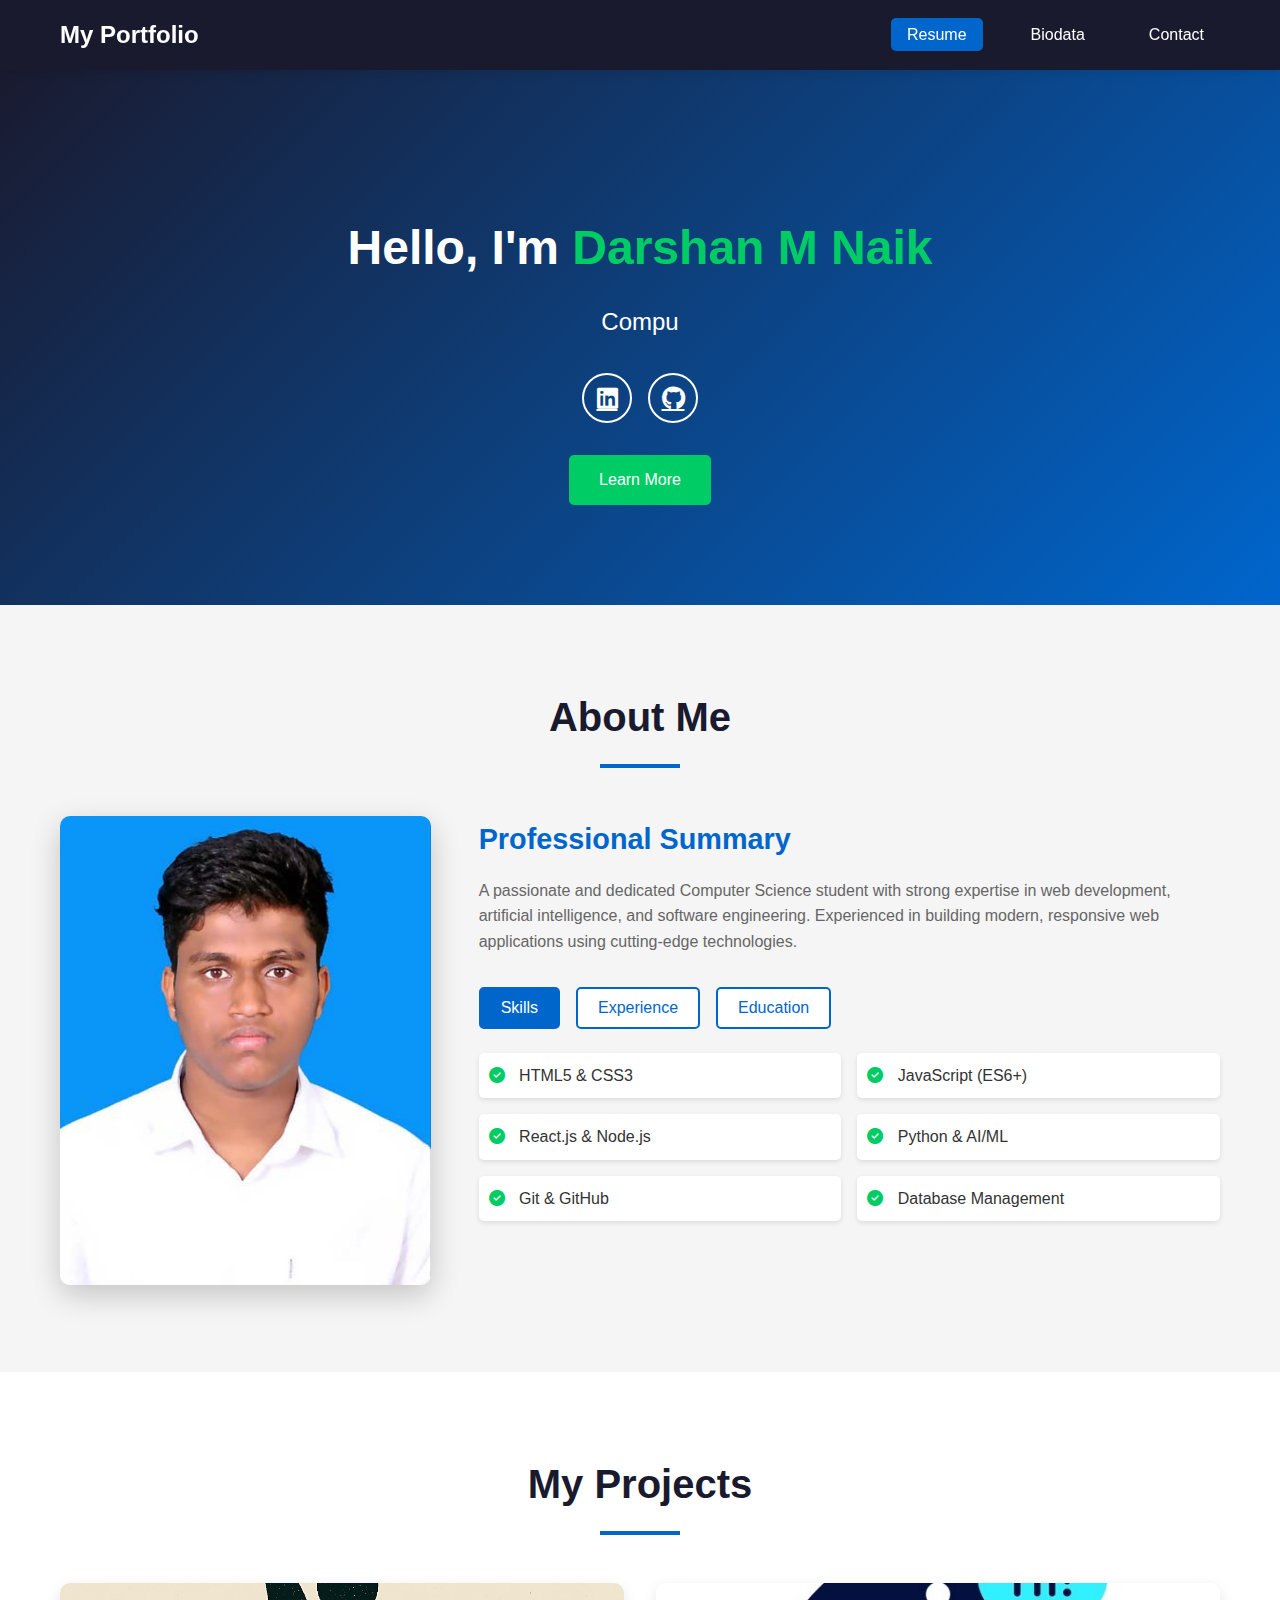
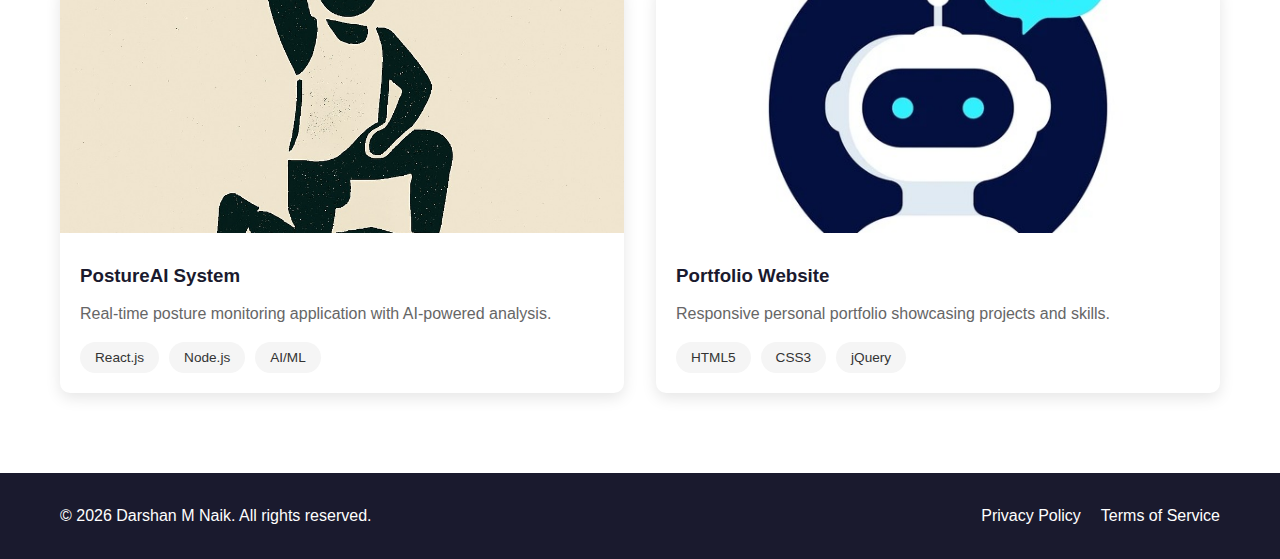
<file: index.html>
<!DOCTYPE html>
<html lang="en">
<head>
    <meta charset="UTF-8">
    <meta name="viewport" content="width=device-width, initial-scale=1.0">
    <title>My Resume - Professional Portfolio</title>
    <link rel="stylesheet" href="css/style.css">
    <link rel="stylesheet" href="https://cdnjs.cloudflare.com/ajax/libs/font-awesome/6.4.0/css/all.min.css">
</head>
<body>
    <!-- Navigation Bar -->
    <nav class="navbar">
        <div class="container">
            <div class="logo">My Portfolio</div>
            <ul class="nav-links">
                <li><a href="index.html" class="active">Resume</a></li>
                <li><a href="biodata.html">Biodata</a></li>
                <li><a href="contact.html">Contact</a></li>
            </ul>
            <div class="hamburger">
                <span></span>
                <span></span>
                <span></span>
            </div>
        </div>
    </nav>

    <!-- Hero Section -->
    <section class="hero">
        <div class="container">
            <div class="hero-content">
                <h1 class="fade-in">Hello, I'm <span class="highlight">Darshan M Naik</span></h1>
                <p class="subtitle fade-in">Computer Science Student & Web Developer</p>
                <div class="social-links fade-in">
                    <a href="https://www.linkedin.com/in/darshan-naik-b81193308" target="_blank"><i class="fab fa-linkedin"></i></a>
                    <a href="https://github.com/Darshannaik18/Resume.git" target="_blank"><i class="fab fa-github"></i></a>
                </div>
                <a href="#about" class="btn btn-primary">Learn More</a>
            </div>
        </div>
    </section>

    <!-- About Section -->
    <section id="about" class="about">
        <div class="container">
            <h2 class="section-title">About Me</h2>
            <div class="about-content">
                <div class="about-image">
                    <img src="images/darshan.jpg" alt="Profile Picture">
                </div>
                <div class="about-text">
                    <h3>Professional Summary</h3>
                    <p>A passionate and dedicated Computer Science student with strong expertise in web development, 
                        artificial intelligence, and software engineering. Experienced in building modern, responsive web applications using cutting-edge technologies.</p>
                    <div class="tabs">
                        <div class="tab-buttons">
                            <button class="tab-btn active" data-tab="skills">Skills</button>
                            <button class="tab-btn" data-tab="experience">Experience</button>
                            <button class="tab-btn" data-tab="education">Education</button>
                        </div>
                        <div class="tab-content">
                            <div id="skills" class="tab-pane active">
                                <ul class="skills-list">
                                    <li><i class="fas fa-check-circle"></i> HTML5 & CSS3</li>
                                    <li><i class="fas fa-check-circle"></i> JavaScript (ES6+)</li>
                                    <li><i class="fas fa-check-circle"></i> React.js & Node.js</li>
                                    <li><i class="fas fa-check-circle"></i> Python & AI/ML</li>
                                    <li><i class="fas fa-check-circle"></i> Git & GitHub</li>
                                    <li><i class="fas fa-check-circle"></i> Database Management</li>
                                </ul>
                            </div>
                            <div id="experience" class="tab-pane">
                                <div class="timeline-item">
                                    <h4>Web Developer</h4>
                                    <p class="date">2024 - Present</p>
                                    <p>Developed PostureAI monitoring system with real-time video processing and AI integration.</p>
                                </div>
                                <div class="timeline-item">
                                    <h4>Student Developer</h4>
                                    <p class="date">2023 - 2024</p>
                                    <p>Created multiple full-stack web applications using React.js and Node.js.</p>
                                </div>
                            </div>
                            <div id="education" class="tab-pane">
                                <div class="timeline-item">
                                    <h4>Bachelor of Engineering - Computer Science</h4>
                                    <p class="date">2023 - 2027</p>
                                    <p>Currently pursuing 3rd year with focus on AI, Web Development, and Cybersecurity.</p>
                                </div>
                                <div class="timeline-item">
                                    <h4>High School</h4>
                                    <p class="date">2021 - 2023</p>
                                    <p>Completed with distinction in Science stream.</p>
                                </div>
                            </div>
                        </div>
                    </div>
                </div>
            </div>
        </div>
    </section>

    <!-- Projects Section -->
    <section class="projects">
        <div class="container">
            <h2 class="section-title">My Projects</h2>
            <div class="projects-grid">
                <div class="project-card">
                    <div class="project-image">
                        <img src="images/posture.jpg" alt="Project 1">
                        <div class="project-overlay">
                            <a href="https://posture-ai-frontend.onrender.com/" class="btn-link"><i class="fas fa-external-link-alt"></i></a>
                        </div>
                    </div>
                    <div class="project-info">
                        <h3>PostureAI System</h3>
                        <p>Real-time posture monitoring application with AI-powered analysis.</p>
                        <div class="project-tags">
                            <span>React.js</span>
                            <span>Node.js</span>
                            <span>AI/ML</span>
                        </div>
                    </div>
                </div>
                
                <div class="project-card">
                    <div class="project-image">
                        <img src="images/edubot.jpg" alt="Project 2">
                        <div class="project-overlay">
                            <a href="https://edubot-canara.streamlit.app/" class="btn-link"><i class="fas fa-external-link-alt"></i></a>
                        </div>
                    </div>
                    <div class="project-info">
                        <h3>Portfolio Website</h3>
                        <p>Responsive personal portfolio showcasing projects and skills.</p>
                        <div class="project-tags">
                            <span>HTML5</span>
                            <span>CSS3</span>
                            <span>jQuery</span>
                        </div>
                    </div>
                </div>
            </div>
        </div>
    </section>

    <!-- Footer -->
    <footer class="footer">
        <div class="container">
            <p>&copy; 2025 Darshan M Naik. All rights reserved.</p>
            <div class="footer-links">
                <a href="#">Privacy Policy</a>
                <a href="#">Terms of Service</a>
            </div>
        </div>
    </footer>

    <script src="https://code.jquery.com/jquery-3.6.0.min.js"></script>
    <script src="js/script.js"></script>
</body>
</html>
</file>
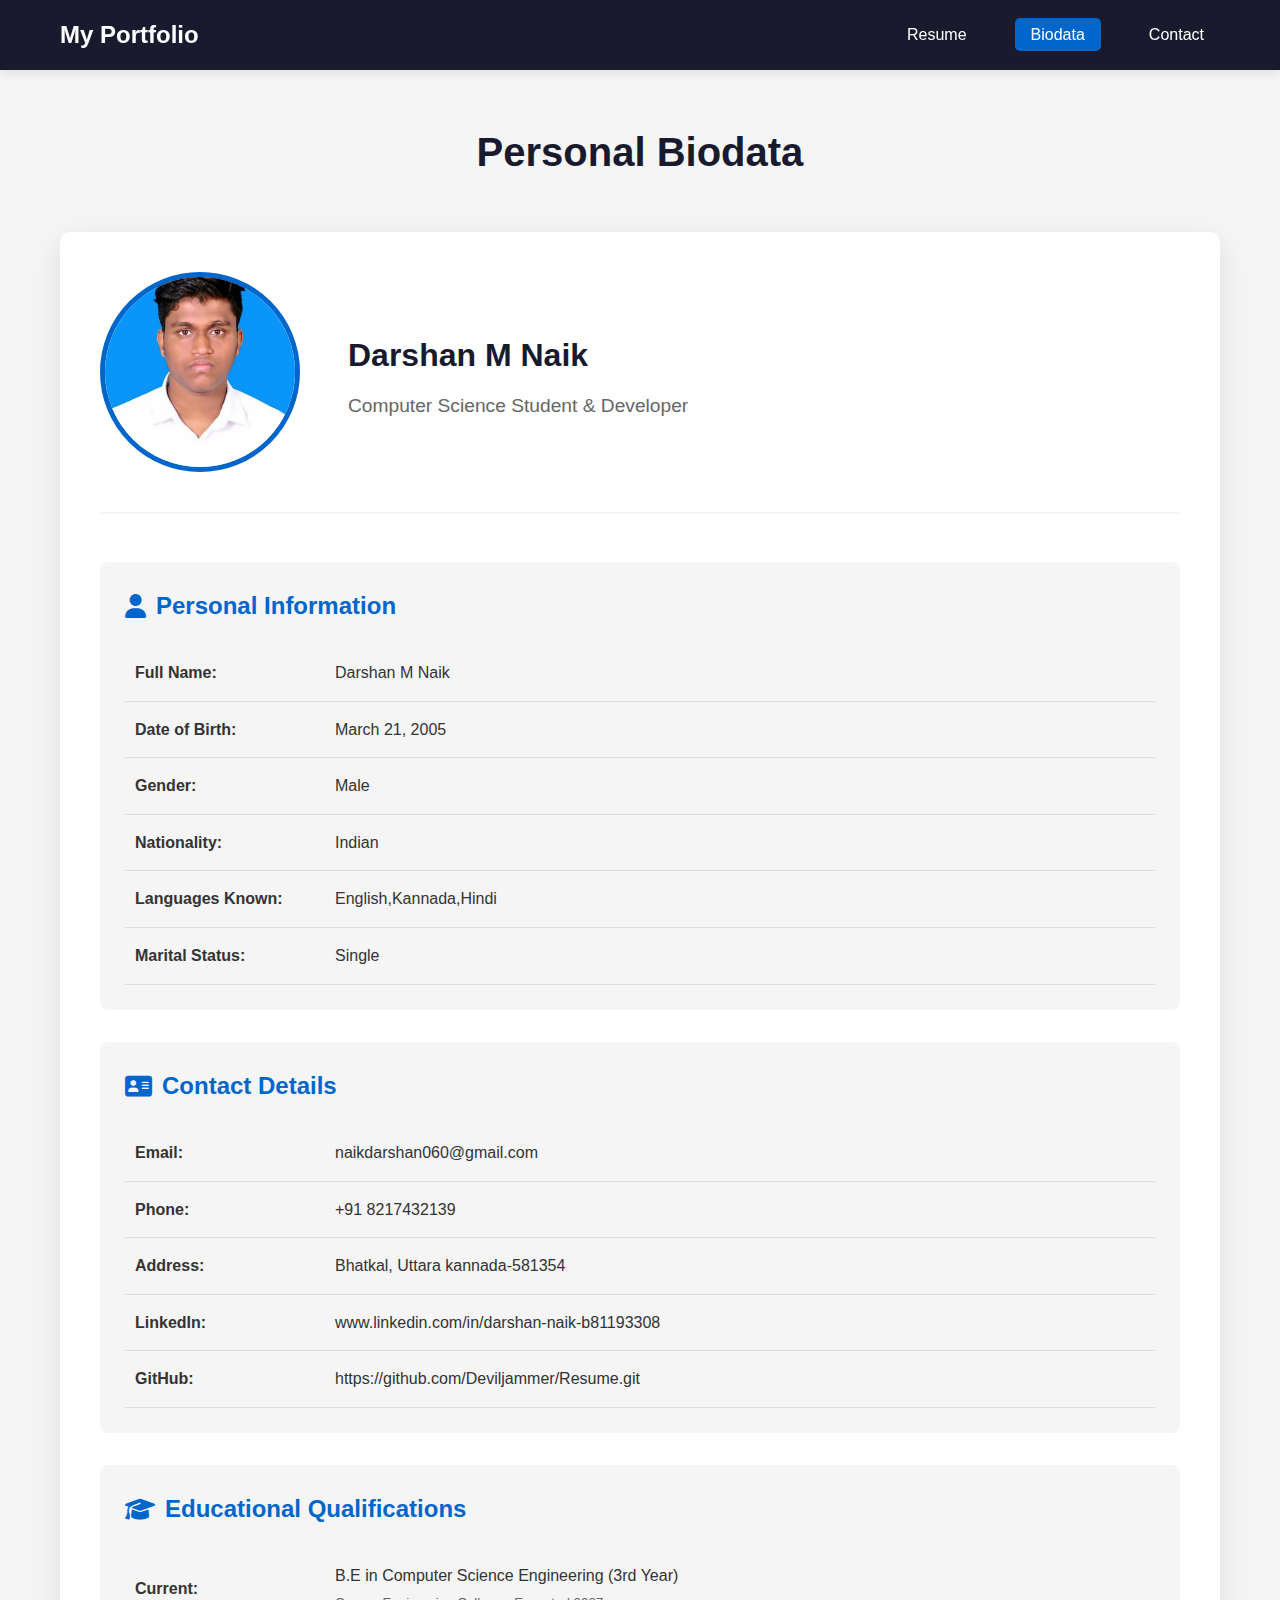
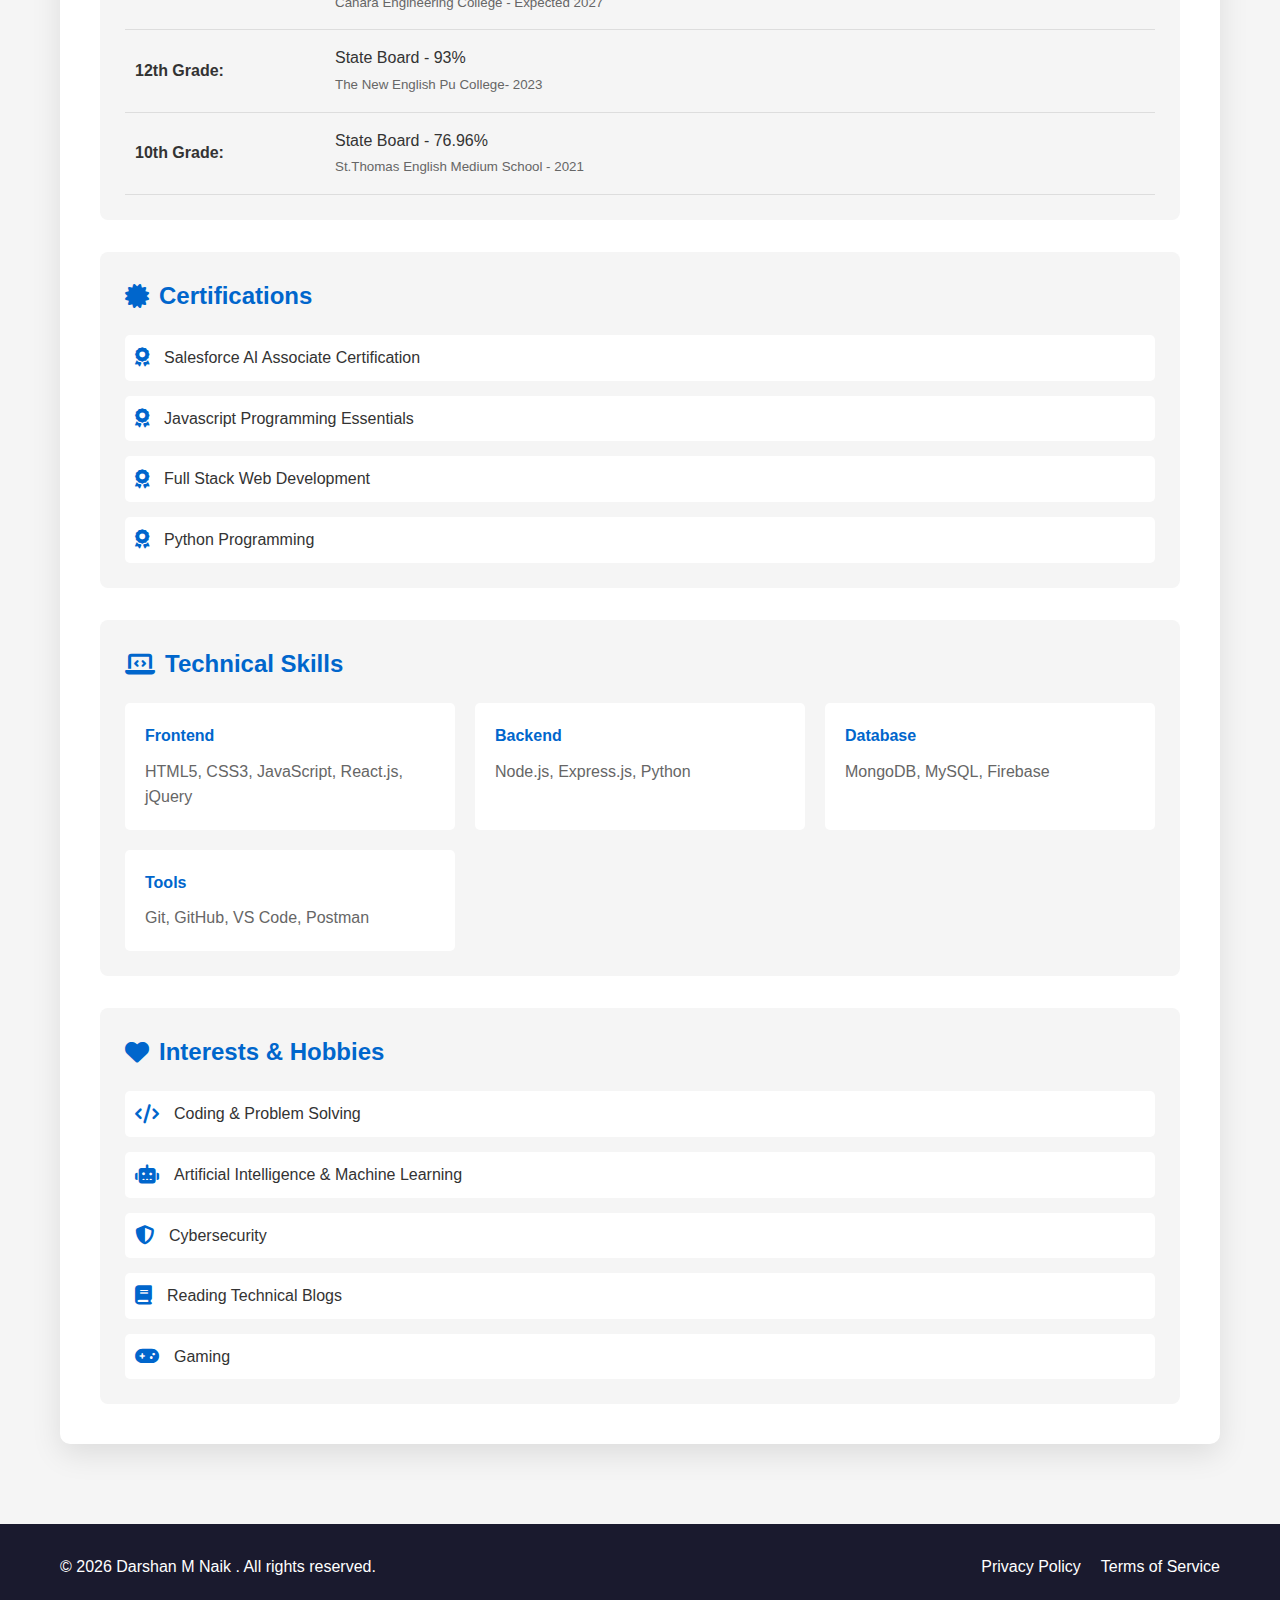
<file: biodata.html>
<!DOCTYPE html>
<html lang="en">
<head>
    <meta charset="UTF-8">
    <meta name="viewport" content="width=device-width, initial-scale=1.0">
    <title>Biodata - Personal Information</title>
    <link rel="stylesheet" href="css/style.css">
    <link rel="stylesheet" href="https://cdnjs.cloudflare.com/ajax/libs/font-awesome/6.4.0/css/all.min.css">
</head>
<body>
    <!-- Navigation Bar -->
    <nav class="navbar">
        <div class="container">
            <div class="logo">My Portfolio</div>
            <ul class="nav-links">
                <li><a href="index.html">Resume</a></li>
                <li><a href="biodata.html" class="active">Biodata</a></li>
                <li><a href="contact.html">Contact</a></li>
            </ul>
            <div class="hamburger">
                <span></span>
                <span></span>
                <span></span>
            </div>
        </div>
    </nav>

    <!-- Biodata Section -->
    <section class="biodata-section">
        <div class="container">
            <h1 class="page-title">Personal Biodata</h1>
            <div class="biodata-container">
                <div class="biodata-header">
                    <div class="profile-image-large">
                        <img src="images/darshan.jpg" alt="Profile Photo">
                    </div>
                    <div class="biodata-intro">
                        <h2>Darshan M Naik</h2>
                        <p class="designation">Computer Science Student & Developer</p>
                    </div>
                </div>

                <div class="biodata-content">
                    <div class="biodata-section-card">
                        <h3><i class="fas fa-user"></i> Personal Information</h3>
                        <table class="biodata-table">
                            <tr>
                                <td class="label">Full Name:</td>
                                <td>Darshan M Naik</td>
                            </tr>
                            <tr>
                                <td class="label">Date of Birth:</td>
                                <td>March 21, 2005</td>
                            </tr>
                            <tr>
                                <td class="label">Gender:</td>
                                <td>Male</td>
                            </tr>
                            <tr>
                                <td class="label">Nationality:</td>
                                <td>Indian</td>
                            </tr>
                            <tr>
                                <td class="label">Languages Known:</td>
                                <td>English,Kannada,Hindi</td>
                            </tr>
                            <tr>
                                <td class="label">Marital Status:</td>
                                <td>Single</td>
                            </tr>
                        </table>
                    </div>

                    <div class="biodata-section-card">
                        <h3><i class="fas fa-address-card"></i> Contact Details</h3>
                        <table class="biodata-table">
                            <tr>
                                <td class="label">Email:</td>
                                <td>naikdarshan060@gmail.com</td>
                            </tr>
                            <tr>
                                <td class="label">Phone:</td>
                                <td>+91 8217432139</td>
                            </tr>
                            <tr>
                                <td class="label">Address:</td>
                                <td>Bhatkal, Uttara kannada-581354</td>
                            </tr>
                            <tr>
                                <td class="label">LinkedIn:</td>
                                <td>www.linkedin.com/in/darshan-naik-b81193308</td>
                            </tr>
                            <tr>
                                <td class="label">GitHub:</td>
                                <td>https://github.com/Deviljammer/Resume.git</td>
                            </tr>
                        </table>
                    </div>

                    <div class="biodata-section-card">
                        <h3><i class="fas fa-graduation-cap"></i> Educational Qualifications</h3>
                        <table class="biodata-table">
                            <tr>
                                <td class="label">Current:</td>
                                <td>B.E in Computer Science Engineering (3rd Year)<br>
                                    <small>Canara Engineering College - Expected 2027</small>
                                </td>
                            </tr>
                            <tr>
                                <td class="label">12th Grade:</td>
                                <td>State Board - 93%<br>
                                    <small>The New English Pu College- 2023</small>
                                </td>
                            </tr>
                            <tr>
                                <td class="label">10th Grade:</td>
                                <td>State Board - 76.96%<br>
                                    <small>St.Thomas English Medium School - 2021</small>
                                </td>
                            </tr>
                        </table>
                    </div>

                    <div class="biodata-section-card">
                        <h3><i class="fas fa-certificate"></i> Certifications</h3>
                        <ul class="biodata-list">
                            <li><i class="fas fa-award"></i> Salesforce AI Associate Certification</li>
                            <li><i class="fas fa-award"></i> Javascript  Programming Essentials</li>
                            <li><i class="fas fa-award"></i> Full Stack Web Development</li>
                            <li><i class="fas fa-award"></i> Python Programming</li>
                        </ul>
                    </div>

                    <div class="biodata-section-card">
                        <h3><i class="fas fa-laptop-code"></i> Technical Skills</h3>
                        <div class="skills-grid">
                            <div class="skill-item">
                                <h4>Frontend</h4>
                                <p>HTML5, CSS3, JavaScript, React.js, jQuery</p>
                            </div>
                            <div class="skill-item">
                                <h4>Backend</h4>
                                <p>Node.js, Express.js, Python</p>
                            </div>
                            <div class="skill-item">
                                <h4>Database</h4>
                                <p>MongoDB, MySQL, Firebase</p>
                            </div>
                            <div class="skill-item">
                                <h4>Tools</h4>
                                <p>Git, GitHub, VS Code, Postman</p>
                            </div>
                        </div>
                    </div>

                    <div class="biodata-section-card">
                        <h3><i class="fas fa-heart"></i> Interests & Hobbies</h3>
                        <ul class="biodata-list">
                            <li><i class="fas fa-code"></i> Coding & Problem Solving</li>
                            <li><i class="fas fa-robot"></i> Artificial Intelligence & Machine Learning</li>
                            <li><i class="fas fa-shield-alt"></i> Cybersecurity</li>
                            <li><i class="fas fa-book"></i> Reading Technical Blogs</li>
                            <li><i class="fas fa-gamepad"></i> Gaming</li>
                        </ul>
                    </div>
                </div>
            </div>
        </div>
    </section>

    <!-- Footer -->
    <footer class="footer">
        <div class="container">
            <p>&copy; 2025 Darshan M Naik . All rights reserved.</p>
            <div class="footer-links">
                <a href="#">Privacy Policy</a>
                <a href="#">Terms of Service</a>
            </div>
        </div>
    </footer>

    <script src="https://code.jquery.com/jquery-3.6.0.min.js"></script>
    <script src="js/script.js"></script>
</body>
</html>
</file>
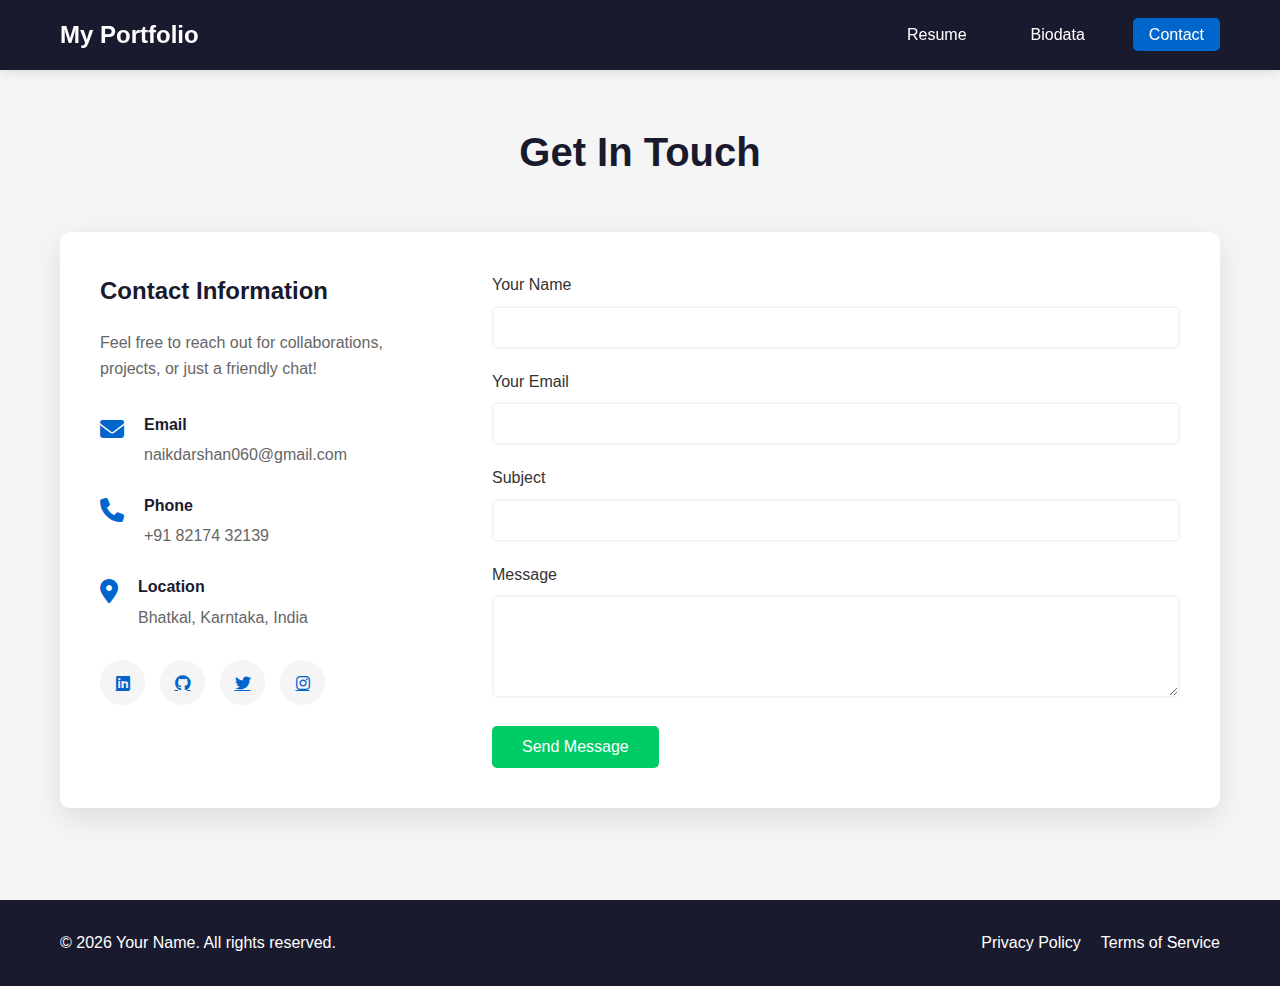
<file: contact.html>
<!DOCTYPE html>
<html lang="en">
<head>
    <meta charset="UTF-8">
    <meta name="viewport" content="width=device-width, initial-scale=1.0">
    <title>Contact Me</title>
    <link rel="stylesheet" href="css/style.css">
    <link rel="stylesheet" href="https://cdnjs.cloudflare.com/ajax/libs/font-awesome/6.4.0/css/all.min.css">
</head>
<body>
    <!-- Navigation Bar -->
    <nav class="navbar">
        <div class="container">
            <div class="logo">My Portfolio</div>
            <ul class="nav-links">
                <li><a href="index.html">Resume</a></li>
                <li><a href="biodata.html">Biodata</a></li>
                <li><a href="contact.html" class="active">Contact</a></li>
            </ul>
            <div class="hamburger">
                <span></span>
                <span></span>
                <span></span>
            </div>
        </div>
    </nav>

    <!-- Contact Section -->
    <section class="contact-section">
        <div class="container">
            <h1 class="page-title">Get In Touch</h1>
            <div class="contact-container">
                <div class="contact-info">
                    <h2>Contact Information</h2>
                    <p>Feel free to reach out for collaborations, projects, or just a friendly chat!</p>
                    
                    <div class="info-item">
                        <i class="fas fa-envelope"></i>
                        <div>
                            <h3>Email</h3>
                            <p>naikdarshan060@gmail.com</p>
                        </div>
                    </div>
                    
                    <div class="info-item">
                        <i class="fas fa-phone"></i>
                        <div>
                            <h3>Phone</h3>
                            <p>+91 82174 32139</p>
                        </div>
                    </div>
                    
                    <div class="info-item">
                        <i class="fas fa-map-marker-alt"></i>
                        <div>
                            <h3>Location</h3>
                            <p>Bhatkal, Karntaka, India</p>
                        </div>
                    </div>
                    
                    <div class="social-icons">
                        <a href="#" target="_blank"><i class="fab fa-linkedin"></i></a>
                        <a href="#" target="_blank"><i class="fab fa-github"></i></a>
                        <a href="#" target="_blank"><i class="fab fa-twitter"></i></a>
                        <a href="#" target="_blank"><i class="fab fa-instagram"></i></a>
                    </div>
                </div>

                <div class="contact-form">
                    <form id="contactForm">
                        <div class="form-group">
                            <label for="name">Your Name</label>
                            <input type="text" id="name" name="name" required>
                        </div>
                        
                        <div class="form-group">
                            <label for="email">Your Email</label>
                            <input type="email" id="email" name="email" required>
                        </div>
                        
                        <div class="form-group">
                            <label for="subject">Subject</label>
                            <input type="text" id="subject" name="subject" required>
                        </div>
                        
                        <div class="form-group">
                            <label for="message">Message</label>
                            <textarea id="message" name="message" rows="5" required></textarea>
                        </div>
                        
                        <button type="submit" class="btn btn-primary">Send Message</button>
                    </form>
                    <div id="formMessage" class="form-message"></div>
                </div>
            </div>
        </div>
    </section>

    <!-- Footer -->
    <footer class="footer">
        <div class="container">
            <p>&copy; 2025 Your Name. All rights reserved.</p>
            <div class="footer-links">
                <a href="#">Privacy Policy</a>
                <a href="#">Terms of Service</a>
            </div>
        </div>
    </footer>

    <script src="https://code.jquery.com/jquery-3.6.0.min.js"></script>
    <script src="js/script.js"></script>
</body>
</html>
</file>
<file: css/style.css>
/* Reset and Base Styles */
* {
    margin: 0;
    padding: 0;
    box-sizing: border-box;
}

:root {
    --primary-color: #0066cc;
    --secondary-color: #00cc66;
    --dark-bg: #1a1a2e;
    --light-bg: #f5f5f5;
    --text-dark: #333;
    --text-light: #666;
    --white: #ffffff;
    --transition: all 0.3s ease;
}

body {
    font-family: 'Segoe UI', Tahoma, Geneva, Verdana, sans-serif;
    line-height: 1.6;
    color: var(--text-dark);
    overflow-x: hidden;
}

.container {
    max-width: 1200px;
    margin: 0 auto;
    padding: 0 20px;
}

/* Navigation Bar */
.navbar {
    background: var(--dark-bg);
    padding: 1rem 0;
    position: fixed;
    width: 100%;
    top: 0;
    z-index: 1000;
    box-shadow: 0 2px 10px rgba(0,0,0,0.1);
}

.navbar .container {
    display: flex;
    justify-content: space-between;
    align-items: center;
}

.logo {
    color: var(--white);
    font-size: 1.5rem;
    font-weight: bold;
}

.nav-links {
    display: flex;
    list-style: none;
    gap: 2rem;
}

.nav-links a {
    color: var(--white);
    text-decoration: none;
    transition: var(--transition);
    padding: 0.5rem 1rem;
    border-radius: 5px;
}

.nav-links a:hover,
.nav-links a.active {
    background: var(--primary-color);
}

.hamburger {
    display: none;
    flex-direction: column;
    cursor: pointer;
}

.hamburger span {
    width: 25px;
    height: 3px;
    background: var(--white);
    margin: 3px 0;
    transition: var(--transition);
}

/* Hero Section */
.hero {
    background: linear-gradient(135deg, var(--dark-bg) 0%, var(--primary-color) 100%);
    color: var(--white);
    padding: 150px 0 100px;
    text-align: center;
    margin-top: 60px;
}

.hero h1 {
    font-size: 3rem;
    margin-bottom: 1rem;
}

.highlight {
    color: var(--secondary-color);
}

.subtitle {
    font-size: 1.5rem;
    margin-bottom: 2rem;
    opacity: 0.9;
}

.social-links {
    display: flex;
    justify-content: center;
    gap: 1rem;
    margin-bottom: 2rem;
}

.social-links a {
    color: var(--white);
    font-size: 1.5rem;
    width: 50px;
    height: 50px;
    border: 2px solid var(--white);
    border-radius: 50%;
    display: flex;
    align-items: center;
    justify-content: center;
    transition: var(--transition);
}

.social-links a:hover {
    background: var(--white);
    color: var(--primary-color);
    transform: translateY(-5px);
}

/* Buttons */
.btn {
    display: inline-block;
    padding: 12px 30px;
    text-decoration: none;
    border-radius: 5px;
    transition: var(--transition);
    border: none;
    cursor: pointer;
    font-size: 1rem;
}

.btn-primary {
    background: var(--secondary-color);
    color: var(--white);
}

.btn-primary:hover {
    background: #00b359;
    transform: translateY(-3px);
    box-shadow: 0 10px 20px rgba(0,0,0,0.2);
}

/* About Section */
.about {
    padding: 80px 0;
    background: var(--light-bg);
}

.section-title {
    text-align: center;
    font-size: 2.5rem;
    margin-bottom: 3rem;
    color: var(--dark-bg);
    position: relative;
}

.section-title::after {
    content: '';
    display: block;
    width: 80px;
    height: 4px;
    background: var(--primary-color);
    margin: 15px auto;
}

.about-content {
    display: grid;
    grid-template-columns: 1fr 2fr;
    gap: 3rem;
    align-items: start;
}

.about-image img {
    width: 100%;
    border-radius: 10px;
    box-shadow: 0 10px 30px rgba(0,0,0,0.2);
}

.about-text h3 {
    font-size: 1.8rem;
    margin-bottom: 1rem;
    color: var(--primary-color);
}

.about-text p {
    margin-bottom: 2rem;
    color: var(--text-light);
}

/* Tabs */
.tabs {
    margin-top: 2rem;
}

.tab-buttons {
    display: flex;
    gap: 1rem;
    margin-bottom: 1.5rem;
}

.tab-btn {
    padding: 10px 20px;
    background: var(--white);
    border: 2px solid var(--primary-color);
    color: var(--primary-color);
    cursor: pointer;
    border-radius: 5px;
    transition: var(--transition);
    font-size: 1rem;
}

.tab-btn:hover,
.tab-btn.active {
    background: var(--primary-color);
    color: var(--white);
}

.tab-pane {
    display: none;
    animation: fadeIn 0.5s;
}

.tab-pane.active {
    display: block;
}

.skills-list {
    display: grid;
    grid-template-columns: repeat(2, 1fr);
    gap: 1rem;
    list-style: none;
}

.skills-list li {
    padding: 10px;
    background: var(--white);
    border-radius: 5px;
    box-shadow: 0 2px 5px rgba(0,0,0,0.1);
}

.skills-list i {
    color: var(--secondary-color);
    margin-right: 10px;
}

.timeline-item {
    padding: 15px 0;
    border-left: 3px solid var(--primary-color);
    padding-left: 20px;
    margin-bottom: 20px;
}

.timeline-item h4 {
    color: var(--primary-color);
    margin-bottom: 5px;
}

.timeline-item .date {
    color: var(--text-light);
    font-size: 0.9rem;
    margin-bottom: 10px;
}

/* Projects Section */
.projects {
    padding: 80px 0;
    background: var(--white);
}

.projects-grid {
    display: grid;
    grid-template-columns: repeat(auto-fit, minmax(300px, 1fr));
    gap: 2rem;
}

.project-card {
    background: var(--white);
    border-radius: 10px;
    overflow: hidden;
    box-shadow: 0 5px 15px rgba(0,0,0,0.1);
    transition: var(--transition);
}

.project-card:hover {
    transform: translateY(-10px);
    box-shadow: 0 15px 30px rgba(0,0,0,0.2);
}

.project-image {
    position: relative;
    overflow: hidden;
}

.project-image img {
    width: 100%;
    height: 250px;
    object-fit: cover;
    transition: var(--transition);
}

.project-card:hover .project-image img {
    transform: scale(1.1);
}

.project-overlay {
    position: absolute;
    top: 0;
    left: 0;
    width: 100%;
    height: 100%;
    background: rgba(0,102,204,0.9);
    display: flex;
    align-items: center;
    justify-content: center;
    opacity: 0;
    transition: var(--transition);
}

.project-card:hover .project-overlay {
    opacity: 1;
}

.btn-link {
    color: var(--white);
    font-size: 2rem;
    text-decoration: none;
}

.project-info {
    padding: 20px;
}

.project-info h3 {
    color: var(--dark-bg);
    margin-bottom: 10px;
}

.project-info p {
    color: var(--text-light);
    margin-bottom: 15px;
}

.project-tags {
    display: flex;
    gap: 10px;
    flex-wrap: wrap;
}

.project-tags span {
    background: var(--light-bg);
    padding: 5px 15px;
    border-radius: 20px;
    font-size: 0.85rem;
    color: var(--text-dark);
}

/* Biodata Page Styles */
.biodata-section,
.contact-section {
    padding: 120px 0 80px;
    background: var(--light-bg);
    min-height: 100vh;
}

.page-title {
    text-align: center;
    font-size: 2.5rem;
    margin-bottom: 3rem;
    color: var(--dark-bg);
}

.biodata-container {
    background: var(--white);
    border-radius: 10px;
    box-shadow: 0 10px 30px rgba(0,0,0,0.1);
    padding: 40px;
}

.biodata-header {
    display: flex;
    align-items: center;
    gap: 3rem;
    margin-bottom: 3rem;
    padding-bottom: 2rem;
    border-bottom: 2px solid var(--light-bg);
}

.profile-image-large img {
    width: 200px;
    height: 200px;
    border-radius: 50%;
    object-fit: cover;
    border: 5px solid var(--primary-color);
}

.biodata-intro h2 {
    font-size: 2rem;
    color: var(--dark-bg);
    margin-bottom: 10px;
}

.designation {
    color: var(--text-light);
    font-size: 1.2rem;
}

.biodata-content {
    display: grid;
    gap: 2rem;
}

.biodata-section-card {
    background: var(--light-bg);
    padding: 25px;
    border-radius: 8px;
}

.biodata-section-card h3 {
    color: var(--primary-color);
    margin-bottom: 20px;
    font-size: 1.5rem;
    display: flex;
    align-items: center;
    gap: 10px;
}

.biodata-table {
    width: 100%;
    border-collapse: collapse;
}

.biodata-table tr {
    border-bottom: 1px solid #ddd;
}

.biodata-table td {
    padding: 15px 10px;
}

.biodata-table .label {
    font-weight: bold;
    color: var(--text-dark);
    width: 200px;
}

.biodata-table small {
    color: var(--text-light);
}

.biodata-list {
    list-style: none;
    display: grid;
    gap: 15px;
}

.biodata-list li {
    display: flex;
    align-items: center;
    gap: 15px;
    padding: 10px;
    background: var(--white);
    border-radius: 5px;
}

.biodata-list i {
    color: var(--primary-color);
    font-size: 1.2rem;
}

.skills-grid {
    display: grid;
    grid-template-columns: repeat(auto-fit, minmax(250px, 1fr));
    gap: 20px;
}

.skill-item {
    background: var(--white);
    padding: 20px;
    border-radius: 5px;
}

.skill-item h4 {
    color: var(--primary-color);
    margin-bottom: 10px;
}

.skill-item p {
    color: var(--text-light);
}

/* Contact Page Styles */
.contact-container {
    display: grid;
    grid-template-columns: 1fr 2fr;
    gap: 3rem;
    background: var(--white);
    border-radius: 10px;
    padding: 40px;
    box-shadow: 0 10px 30px rgba(0,0,0,0.1);
}

.contact-info h2 {
    color: var(--dark-bg);
    margin-bottom: 20px;
}

.contact-info p {
    color: var(--text-light);
    margin-bottom: 30px;
}

.info-item {
    display: flex;
    gap: 20px;
    margin-bottom: 25px;
    align-items: start;
}

.info-item i {
    color: var(--primary-color);
    font-size: 1.5rem;
    margin-top: 5px;
}

.info-item h3 {
    color: var(--dark-bg);
    margin-bottom: 5px;
    font-size: 1rem;
}

.info-item p {
    color: var(--text-light);
    margin: 0;
}

.social-icons {
    display: flex;
    gap: 15px;
    margin-top: 30px;
}

.social-icons a {
    width: 45px;
    height: 45px;
    border-radius: 50%;
    background: var(--light-bg);
    display: flex;
    align-items: center;
    justify-content: center;
    color: var(--primary-color);
    transition: var(--transition);
}

.social-icons a:hover {
    background: var(--primary-color);
    color: var(--white);
    transform: translateY(-5px);
}

.contact-form {
    position: relative;
}

.form-group {
    margin-bottom: 20px;
}

.form-group label {
    display: block;
    margin-bottom: 8px;
    color: var(--text-dark);
    font-weight: 500;
}

.form-group input,
.form-group textarea {
    width: 100%;
    padding: 12px;
    border: 2px solid var(--light-bg);
    border-radius: 5px;
    font-family: inherit;
    transition: var(--transition);
}

.form-group input:focus,
.form-group textarea:focus {
    outline: none;
    border-color: var(--primary-color);
}

.form-message {
    margin-top: 15px;
    padding: 15px;
    border-radius: 5px;
    display: none;
}

.form-message.success {
    background: #d4edda;
    color: #155724;
    display: block;
}

.form-message.error {
    background: #f8d7da;
    color: #721c24;
    display: block;
}

/* Footer */
.footer {
    background: var(--dark-bg);
    color: var(--white);
    padding: 30px 0;
    text-align: center;
}

.footer .container {
    display: flex;
    justify-content: space-between;
    align-items: center;
}

.footer-links {
    display: flex;
    gap: 20px;
}

.footer-links a {
    color: var(--white);
    text-decoration: none;
    transition: var(--transition);
}

.footer-links a:hover {
    color: var(--secondary-color);
}

/* Animations */
@keyframes fadeIn {
    from {
        opacity: 0;
        transform: translateY(20px);
    }
    to {
        opacity: 1;
        transform: translateY(0);
    }
}

.fade-in {
    animation: fadeIn 1s ease-in;
}

/* Responsive Design */
@media (max-width: 768px) {
    .hamburger {
        display: flex;
    }

    .nav-links {
        position: fixed;
        top: 60px;
        right: -100%;
        flex-direction: column;
        background: var(--dark-bg);
        width: 100%;
        padding: 20px;
        transition: var(--transition);
    }

    .nav-links.active {
        right: 0;
    }

    .hero h1 {
        font-size: 2rem;
    }

    .subtitle {
        font-size: 1.2rem;
    }

    .about-content {
        grid-template-columns: 1fr;
    }

    .projects-grid {
        grid-template-columns: 1fr;
    }

    .biodata-header {
        flex-direction: column;
        text-align: center;
    }

    .contact-container {
        grid-template-columns: 1fr;
    }

    .footer .container {
        flex-direction: column;
        gap: 15px;
    }

    .skills-list {
        grid-template-columns: 1fr;
    }

    .tab-buttons {
        flex-direction: column;
    }
}

@media (max-width: 480px) {
    .hero {
        padding: 120px 0 60px;
    }

    .section-title,
    .page-title {
        font-size: 1.8rem;
    }

    .biodata-container {
        padding: 20px;
    }

    .profile-image-large img {
        width: 150px;
        height: 150px;
    }
}
</file>
